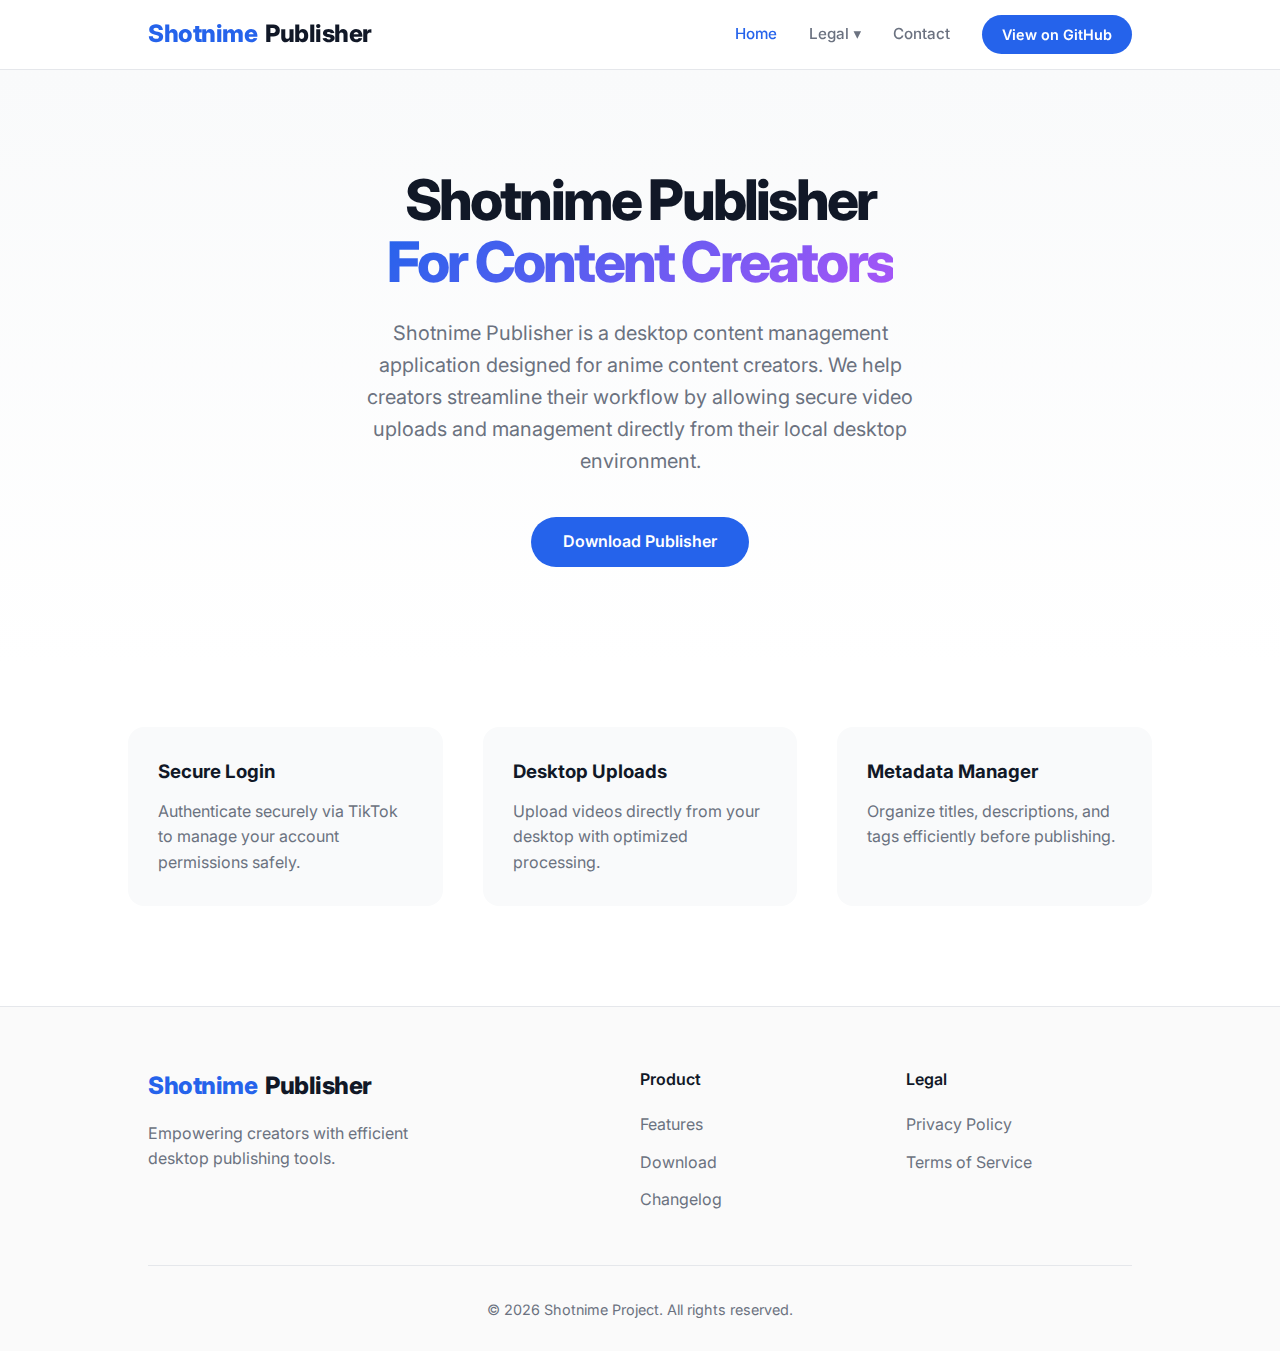
<file: index.html>
<!DOCTYPE html>
<html lang="en">
<head>
    <meta charset="UTF-8">
    <meta name="viewport" content="width=device-width, initial-scale=1.0">
    <title>Shotnime Publisher - Content Tool</title>
    <link rel="preconnect" href="https://fonts.googleapis.com">
    <link rel="preconnect" href="https://fonts.gstatic.com" crossorigin>
    <link href="https://fonts.googleapis.com/css2?family=Inter:wght@400;500;600;700;800&display=swap" rel="stylesheet">
    <link rel="stylesheet" href="style.css">
</head>
<body>
    <nav class="navbar">
        <div class="container nav-content">
            <a href="index.html" class="logo">
                Shotnime<span>Publisher</span>
            </a>
            <button class="mobile-toggle">☰</button>
            <div class="nav-links">
                <a href="index.html" class="nav-link active">Home</a>
                <div class="dropdown">
                    <span class="nav-link dropdown-trigger">Legal ▾</span>
                    <div class="dropdown-menu">
                        <a href="privacy.html" class="dropdown-item">Privacy Policy</a>
                        <a href="terms.html" class="dropdown-item">Terms of Service</a>
                    </div>
                </div>
                <a href="#contact" class="nav-link">Contact</a>
                <a href="https://github.com/dhiandika/shotnime-legal" class="btn" style="padding: 8px 20px; font-size: 0.9rem;">View on GitHub</a>
            </div>
        </div>
    </nav>

    <main>
        <section class="hero">
            <div class="container">
                <h1>
                    Shotnime Publisher<br>
                    <span class="text-gradient">For Content Creators</span>
                </h1>
                <p>Shotnime Publisher is a desktop content management application designed for anime content creators. We help creators streamline their workflow by allowing secure video uploads and management directly from their local desktop environment.</p>
                <div style="margin-top: 32px;">
                    <a href="#" class="btn">Download Publisher</a>
                </div>
            </div>
        </section>

        <section class="container" style="padding: 60px 0;">
            <div class="footer-grid" style="text-align: left; grid-template-columns: repeat(auto-fit, minmax(300px, 1fr));">
                <div style="padding: 30px; background: var(--bg-surface); border-radius: 16px;">
                    <h3 style="margin-bottom: 12px; font-weight: 700;">Secure Login</h3>
                    <p style="color: var(--text-muted);">Authenticate securely via TikTok to manage your account permissions safely.</p>
                </div>
                <div style="padding: 30px; background: var(--bg-surface); border-radius: 16px;">
                    <h3 style="margin-bottom: 12px; font-weight: 700;">Desktop Uploads</h3>
                    <p style="color: var(--text-muted);">Upload videos directly from your desktop with optimized processing.</p>
                </div>
                <div style="padding: 30px; background: var(--bg-surface); border-radius: 16px;">
                    <h3 style="margin-bottom: 12px; font-weight: 700;">Metadata Manager</h3>
                    <p style="color: var(--text-muted);"> Organize titles, descriptions, and tags efficiently before publishing.</p>
                </div>
            </div>
        </section>
    </main>

    <footer class="footer">
        <div class="container">
            <div class="footer-grid">
                <div class="footer-brand">
                    <a href="index.html" class="logo">Shotnime<span>Publisher</span></a>
                    <p>Empowering creators with efficient desktop publishing tools.</p>
                </div>
                <div class="footer-col">
                    <h4>Product</h4>
                    <a href="#">Features</a>
                    <a href="#">Download</a>
                    <a href="#">Changelog</a>
                </div>
                <div class="footer-col">
                    <h4>Legal</h4>
                    <a href="privacy.html">Privacy Policy</a>
                    <a href="terms.html">Terms of Service</a>
                </div>
            </div>
            <div class="footer-bottom">
                <p>&copy; 2026 Shotnime Project. All rights reserved.</p>
            </div>
        </div>
    </footer>

    <script src="script.js"></script>
</body>
</html>
</file>
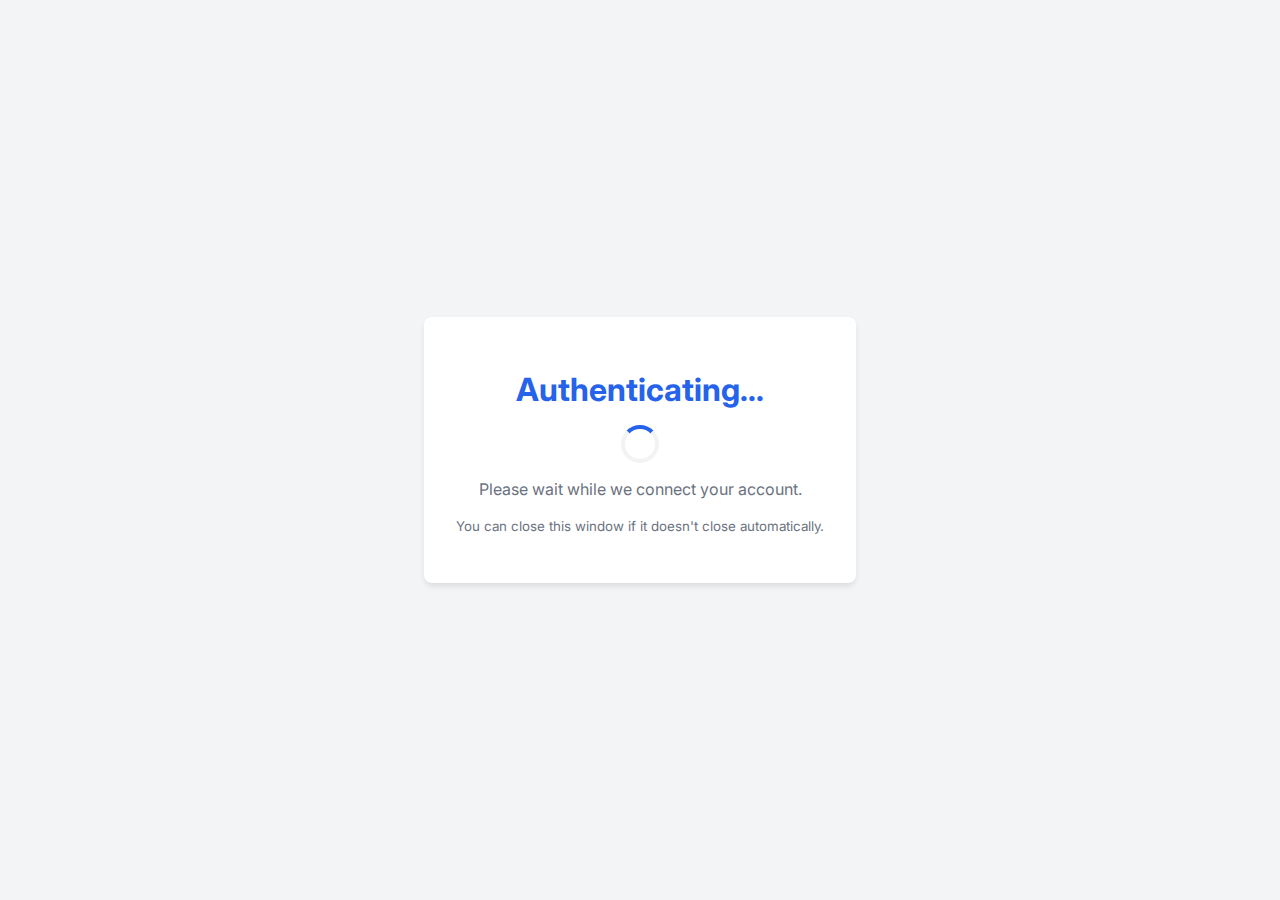
<file: callback/index.html>
<!DOCTYPE html>
<html lang="en">
<head>
    <meta charset="UTF-8">
    <meta name="viewport" content="width=device-width, initial-scale=1.0">
    <title>Shotnime - Authentication Callback</title>
    <link href="https://fonts.googleapis.com/css2?family=Inter:wght@400;600;700&display=swap" rel="stylesheet">
    <style>
        body {
            font-family: 'Inter', sans-serif;
            display: flex;
            flex-direction: column;
            align-items: center;
            justify-content: center;
            height: 100vh;
            margin: 0;
            background-color: #f3f4f6;
            color: #1f2937;
        }
        .container {
            background: white;
            padding: 2rem;
            border-radius: 8px;
            box-shadow: 0 4px 6px -1px rgba(0, 0, 0, 0.1);
            text-align: center;
        }
        h1 { color: #2563eb; margin-bottom: 1rem; }
        p { color: #6b7280; }
        .spinner {
            border: 4px solid #f3f3f3;
            border-top: 4px solid #2563eb;
            border-radius: 50%;
            width: 30px;
            height: 30px;
            animation: spin 1s linear infinite;
            margin: 1rem auto;
        }
        @keyframes spin { 0% { transform: rotate(0deg); } 100% { transform: rotate(360deg); } }
    </style>
</head>
<body>
    <div class="container">
        <h1>Authenticating...</h1>
        <div class="spinner"></div>
        <p>Please wait while we connect your account.</p>
        <p><small>You can close this window if it doesn't close automatically.</small></p>
    </div>
    <script>
        // Simple script to handle the callback if needed in the future
        // For now, it just shows a success state
        window.onload = function() {
            const params = new URLSearchParams(window.location.search);
            const code = params.get('code');
            if (code) {
                document.querySelector('h1').textContent = 'Success!';
                document.querySelector('p').textContent = 'You have successfully connected TikTok. Please return to the app.';
                document.querySelector('.spinner').style.display = 'none';
            }
        }
    </script>
</body>
</html>
</file>
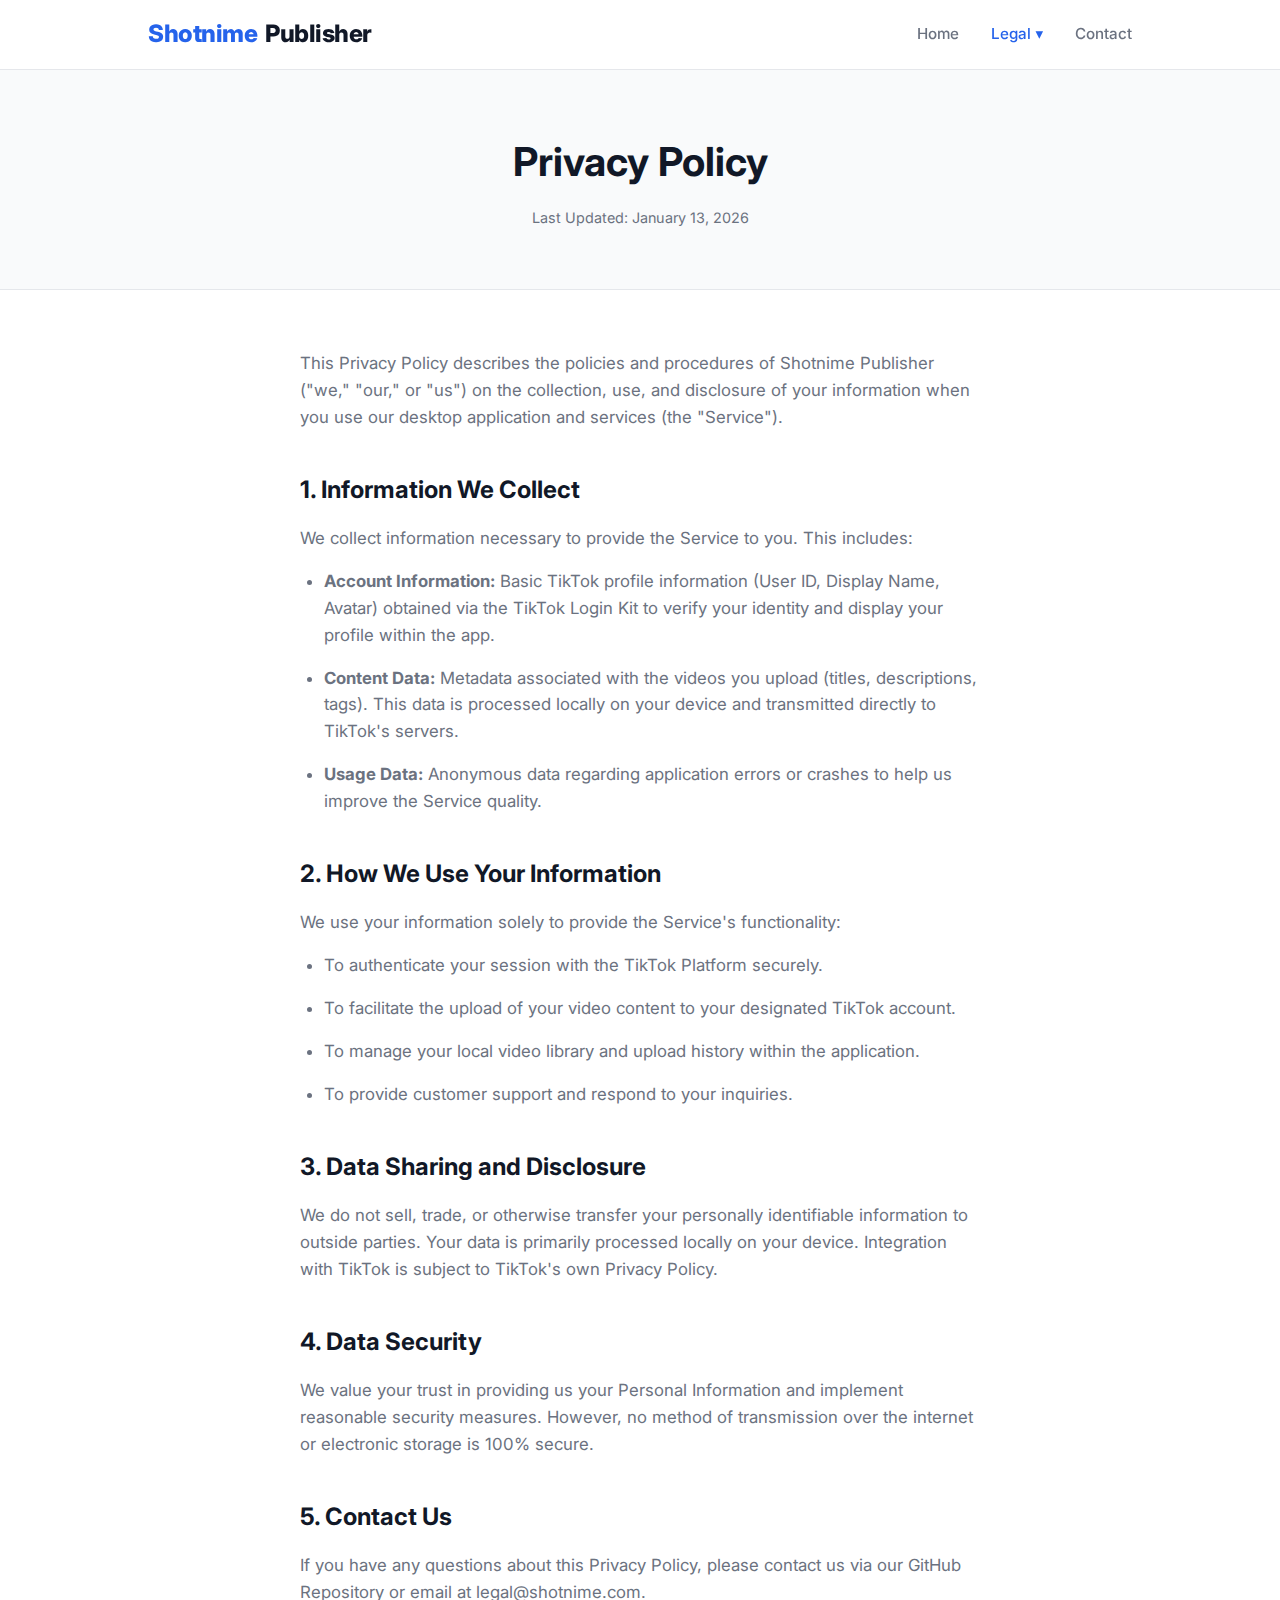
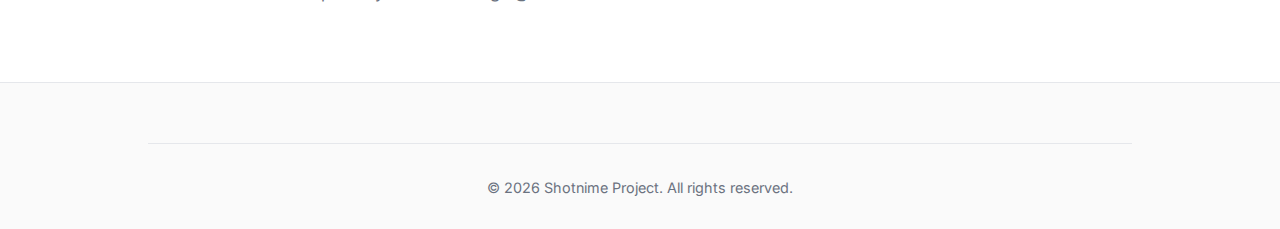
<file: privacy.html>
<!DOCTYPE html>
<html lang="en">
<head>
    <meta charset="UTF-8">
    <meta name="viewport" content="width=device-width, initial-scale=1.0">
    <title>Privacy Policy - Shotnime Publisher</title>
    <link rel="preconnect" href="https://fonts.googleapis.com">
    <link rel="preconnect" href="https://fonts.gstatic.com" crossorigin>
    <link href="https://fonts.googleapis.com/css2?family=Inter:wght@400;500;600;700;800&display=swap" rel="stylesheet">
    <link rel="stylesheet" href="style.css">
</head>
<body>
    <nav class="navbar">
        <div class="container nav-content">
            <a href="index.html" class="logo">
                Shotnime<span>Publisher</span>
            </a>
            <button class="mobile-toggle">☰</button>
            <div class="nav-links">
                <a href="index.html" class="nav-link">Home</a>
                <div class="dropdown">
                    <span class="nav-link dropdown-trigger active">Legal ▾</span>
                    <div class="dropdown-menu">
                        <a href="privacy.html" class="dropdown-item active">Privacy Policy</a>
                        <a href="terms.html" class="dropdown-item">Terms of Service</a>
                    </div>
                </div>
                <a href="#contact" class="nav-link">Contact</a>
            </div>
        </div>
    </nav>

    <header class="page-header">
        <div class="container">
            <h1>Privacy Policy</h1>
            <p class="meta-info">Last Updated: January 13, 2026</p>
        </div>
    </header>

    <main class="document-content">
        <p>This Privacy Policy describes the policies and procedures of Shotnime Publisher ("we," "our," or "us") on the collection, use, and disclosure of your information when you use our desktop application and services (the "Service").</p>
        
        <h2>1. Information We Collect</h2>
        <p>We collect information necessary to provide the Service to you. This includes:</p>
        <ul>
            <li><strong>Account Information:</strong> Basic TikTok profile information (User ID, Display Name, Avatar) obtained via the TikTok Login Kit to verify your identity and display your profile within the app.</li>
            <li><strong>Content Data:</strong> Metadata associated with the videos you upload (titles, descriptions, tags). This data is processed locally on your device and transmitted directly to TikTok's servers.</li>
            <li><strong>Usage Data:</strong> Anonymous data regarding application errors or crashes to help us improve the Service quality.</li>
        </ul>
        
        <h2>2. How We Use Your Information</h2>
        <p>We use your information solely to provide the Service's functionality:</p>
        <ul>
            <li>To authenticate your session with the TikTok Platform securely.</li>
            <li>To facilitate the upload of your video content to your designated TikTok account.</li>
            <li>To manage your local video library and upload history within the application.</li>
            <li>To provide customer support and respond to your inquiries.</li>
        </ul>

        <h2>3. Data Sharing and Disclosure</h2>
        <p>We do not sell, trade, or otherwise transfer your personally identifiable information to outside parties. Your data is primarily processed locally on your device. Integration with TikTok is subject to TikTok's own Privacy Policy.</p>

        <h2>4. Data Security</h2>
        <p>We value your trust in providing us your Personal Information and implement reasonable security measures. However, no method of transmission over the internet or electronic storage is 100% secure.</p>

        <h2>5. Contact Us</h2>
        <p>If you have any questions about this Privacy Policy, please contact us via our GitHub Repository or email at legal@shotnime.com.</p>
    </main>

    <footer class="footer">
        <div class="container">
            <div class="footer-bottom">
                <p>&copy; 2026 Shotnime Project. All rights reserved.</p>
            </div>
        </div>
    </footer>

    <script src="script.js"></script>
</body>
</html>
</file>
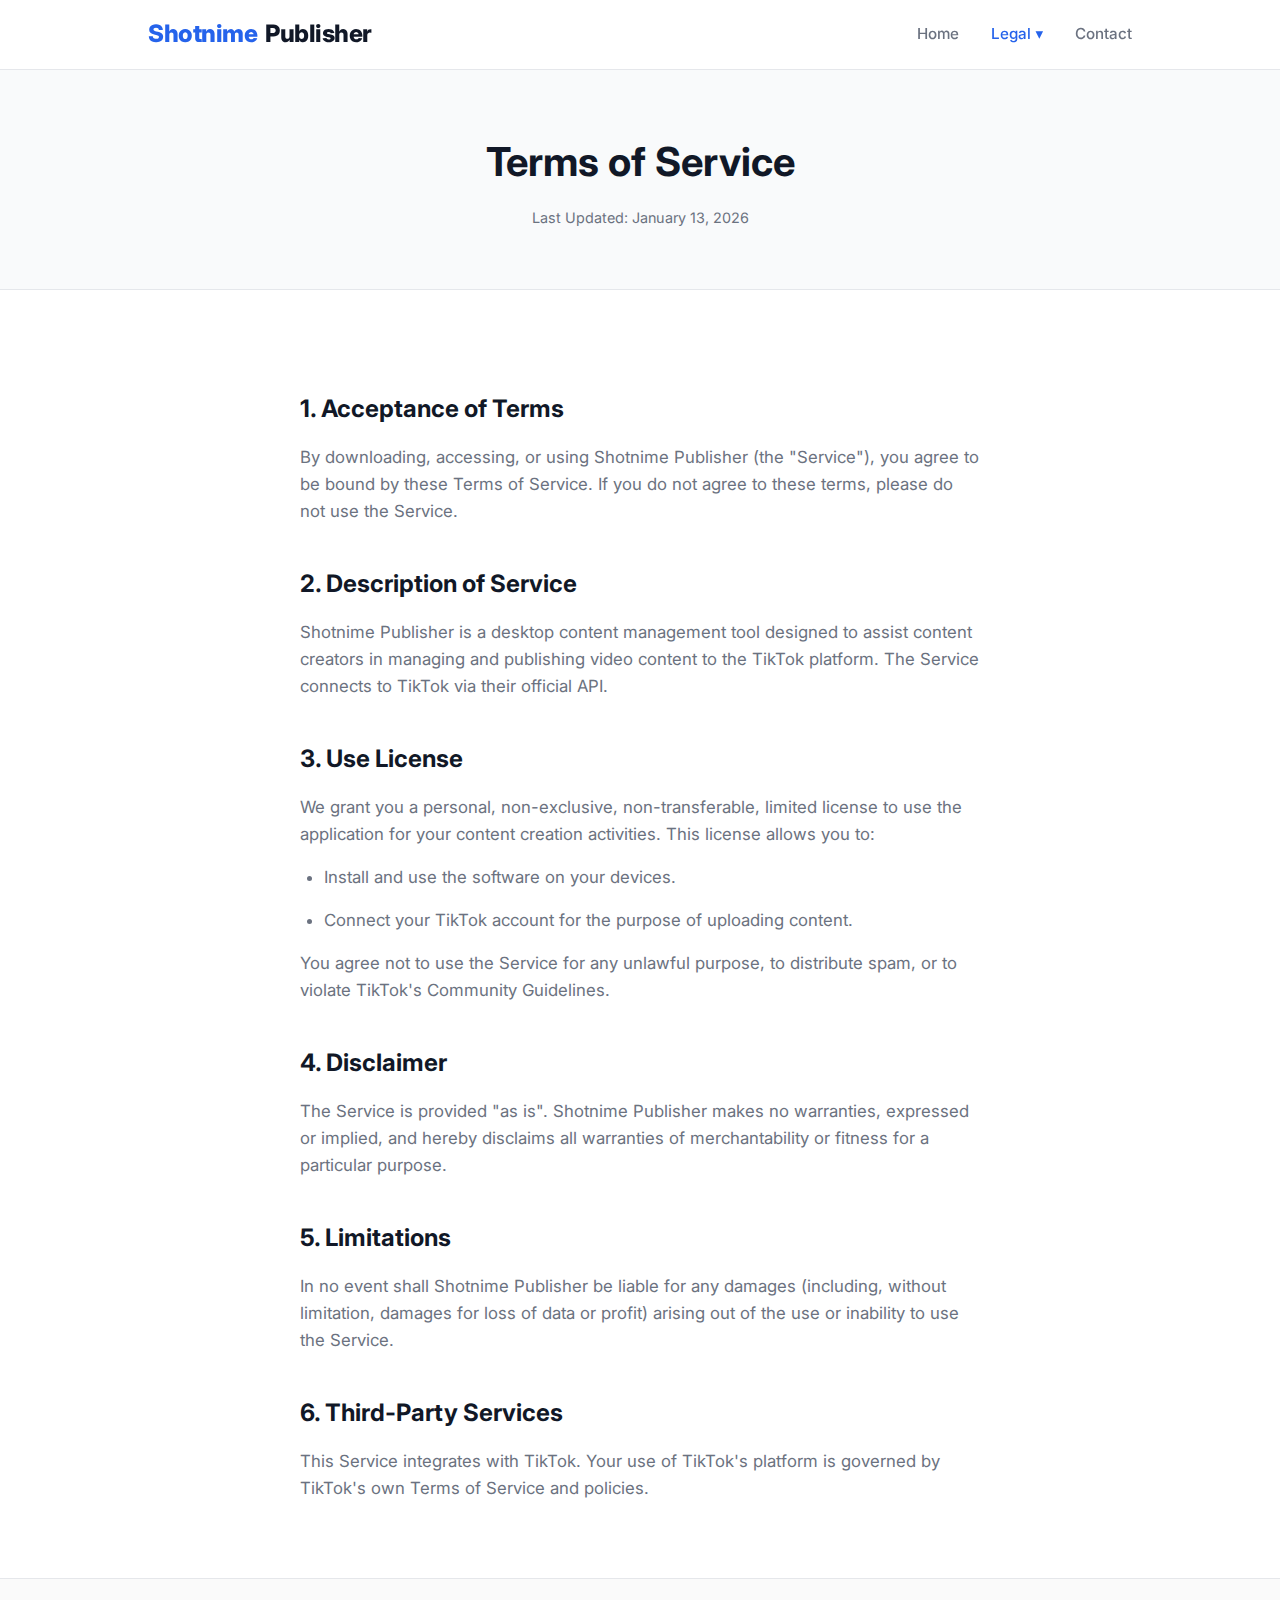
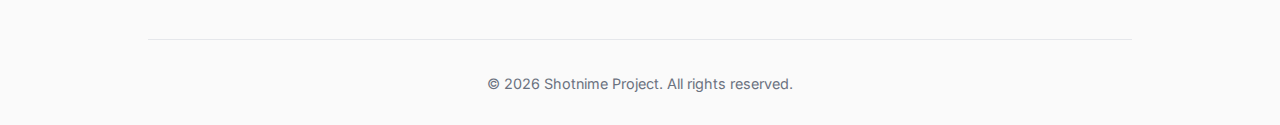
<file: terms.html>
<!DOCTYPE html>
<html lang="en">
<head>
    <meta charset="UTF-8">
    <meta name="viewport" content="width=device-width, initial-scale=1.0">
    <title>Terms of Service - Shotnime Publisher</title>
    <link rel="preconnect" href="https://fonts.googleapis.com">
    <link rel="preconnect" href="https://fonts.gstatic.com" crossorigin>
    <link href="https://fonts.googleapis.com/css2?family=Inter:wght@400;500;600;700;800&display=swap" rel="stylesheet">
    <link rel="stylesheet" href="style.css">
</head>
<body>
    <nav class="navbar">
        <div class="container nav-content">
            <a href="index.html" class="logo">
                Shotnime<span>Publisher</span>
            </a>
            <button class="mobile-toggle">☰</button>
            <div class="nav-links">
                <a href="index.html" class="nav-link">Home</a>
                <div class="dropdown">
                    <span class="nav-link dropdown-trigger active">Legal ▾</span>
                    <div class="dropdown-menu">
                        <a href="privacy.html" class="dropdown-item">Privacy Policy</a>
                        <a href="terms.html" class="dropdown-item active">Terms of Service</a>
                    </div>
                </div>
                <a href="#contact" class="nav-link">Contact</a>
            </div>
        </div>
    </nav>

    <header class="page-header">
        <div class="container">
            <h1>Terms of Service</h1>
            <p class="meta-info">Last Updated: January 13, 2026</p>
        </div>
    </header>

    <main class="document-content">
        <h2>1. Acceptance of Terms</h2>
        <p>By downloading, accessing, or using Shotnime Publisher (the "Service"), you agree to be bound by these Terms of Service. If you do not agree to these terms, please do not use the Service.</p>

        <h2>2. Description of Service</h2>
        <p>Shotnime Publisher is a desktop content management tool designed to assist content creators in managing and publishing video content to the TikTok platform. The Service connects to TikTok via their official API.</p>

        <h2>3. Use License</h2>
        <p>We grant you a personal, non-exclusive, non-transferable, limited license to use the application for your content creation activities. This license allows you to:</p>
        <ul>
            <li>Install and use the software on your devices.</li>
            <li>Connect your TikTok account for the purpose of uploading content.</li>
        </ul>
        <p>You agree not to use the Service for any unlawful purpose, to distribute spam, or to violate TikTok's Community Guidelines.</p>

        <h2>4. Disclaimer</h2>
        <p>The Service is provided "as is". Shotnime Publisher makes no warranties, expressed or implied, and hereby disclaims all warranties of merchantability or fitness for a particular purpose.</p>

        <h2>5. Limitations</h2>
        <p>In no event shall Shotnime Publisher be liable for any damages (including, without limitation, damages for loss of data or profit) arising out of the use or inability to use the Service.</p>
        
        <h2>6. Third-Party Services</h2>
        <p>This Service integrates with TikTok. Your use of TikTok's platform is governed by TikTok's own Terms of Service and policies.</p>
    </main>

    <footer class="footer">
        <div class="container">
            <div class="footer-bottom">
                <p>&copy; 2026 Shotnime Project. All rights reserved.</p>
            </div>
        </div>
    </footer>

    <script src="script.js"></script>
</body>
</html>
</file>
<file: style.css>
:root {
    --primary: #2563eb;
    --primary-dark: #1d4ed8;
    --text-main: #111827;
    --text-muted: #6b7280;
    --bg-body: #ffffff;
    --bg-surface: #f9fafb;
    --border: #e5e7eb;
    --nav-height: 70px;
}

* {
    margin: 0;
    padding: 0;
    box-sizing: border-box;
}

body {
    font-family: 'Inter', system-ui, -apple-system, sans-serif;
    color: var(--text-main);
    background-color: var(--bg-body);
    line-height: 1.6;
    display: flex;
    flex-direction: column;
    min-height: 100vh;
}

/* Navigation */
.navbar {
    height: var(--nav-height);
    border-bottom: 1px solid var(--border);
    position: sticky;
    top: 0;
    background: rgba(255, 255, 255, 0.95);
    backdrop-filter: blur(10px);
    z-index: 1000;
}

.container {
    max-width: 1024px;
    margin: 0 auto;
    padding: 0 20px;
    height: 100%;
}

.nav-content {
    display: flex;
    justify-content: space-between;
    align-items: center;
    height: 100%;
}

.logo {
    font-weight: 800;
    font-size: 1.5rem;
    color: var(--primary);
    text-decoration: none;
    letter-spacing: -0.5px;
    display: flex;
    align-items: center;
    gap: 8px;
}

.logo span {
    color: var(--text-main);
}

.nav-links {
    display: flex;
    gap: 32px;
    align-items: center;
}

.nav-link {
    text-decoration: none;
    color: var(--text-muted);
    font-weight: 500;
    font-size: 0.95rem;
    transition: color 0.2s;
}

.nav-link:hover, .nav-link.active {
    color: var(--primary);
}

/* Dropdown */
.dropdown {
    position: relative;
}

.dropdown-trigger {
    display: flex;
    align-items: center;
    gap: 4px;
    cursor: pointer;
}

.dropdown-menu {
    position: absolute;
    top: 100%;
    right: 0;
    width: 200px;
    background: white;
    border: 1px solid var(--border);
    border-radius: 8px;
    box-shadow: 0 10px 15px -3px rgba(0, 0, 0, 0.1);
    opacity: 0;
    visibility: hidden;
    transform: translateY(10px);
    transition: all 0.2s ease;
    padding: 8px 0;
    margin-top: 10px;
}

.dropdown:hover .dropdown-menu {
    opacity: 1;
    visibility: visible;
    transform: translateY(0);
}

.dropdown-item {
    display: block;
    padding: 8px 16px;
    text-decoration: none;
    color: var(--text-main);
    font-size: 0.9rem;
}

.dropdown-item:hover {
    background-color: var(--bg-surface);
    color: var(--primary);
}

/* Mobile Menu */
.mobile-toggle {
    display: none;
    background: none;
    border: none;
    font-size: 1.5rem;
    cursor: pointer;
    color: var(--text-main);
}

/* Hero Section */
.hero {
    padding: 100px 0;
    text-align: center;
    background: linear-gradient(180deg, var(--bg-surface) 0%, rgba(255,255,255,0) 100%);
}

.hero h1 {
    font-size: 3.5rem;
    font-weight: 800;
    margin-bottom: 24px;
    letter-spacing: -0.05em;
    line-height: 1.1;
}

.text-gradient {
    background: linear-gradient(135deg, var(--primary) 0%, #a855f7 100%);
    -webkit-background-clip: text;
    -webkit-text-fill-color: transparent;
}

.hero p {
    font-size: 1.25rem;
    color: var(--text-muted);
    max-width: 600px;
    margin: 0 auto 40px;
}

.btn {
    display: inline-block;
    padding: 12px 32px;
    background-color: var(--primary);
    color: white;
    text-decoration: none;
    border-radius: 99px;
    font-weight: 600;
    transition: transform 0.2s, background-color 0.2s;
}

.btn:hover {
    background-color: var(--primary-dark);
    transform: translateY(-2px);
}

/* Page Content */
.page-header {
    background-color: var(--bg-surface);
    padding: 60px 0;
    text-align: center;
    border-bottom: 1px solid var(--border);
}

.page-header h1 {
    font-size: 2.5rem;
    font-weight: 700;
    margin-bottom: 12px;
}

.meta-info {
    font-size: 0.9rem;
    color: var(--text-muted);
}

.document-content {
    max-width: 720px;
    margin: 60px auto;
    padding: 0 20px;
}

.document-content h2 {
    font-size: 1.5rem;
    margin: 40px 0 16px;
    color: var(--text-main);
}

.document-content p, .document-content li {
    color: var(--text-muted);
    margin-bottom: 16px;
    font-size: 1.05rem;
}

.document-content ul {
    padding-left: 24px;
}

/* Footer */
.footer {
    margin-top: auto;
    padding: 60px 0 30px;
    border-top: 1px solid var(--border);
    background-color: #fafafa;
}

.footer-grid {
    display: grid;
    grid-template-columns: 2fr 1fr 1fr;
    gap: 40px;
    margin-bottom: 40px;
}

.footer-brand p {
    color: var(--text-muted);
    margin-top: 16px;
    max-width: 300px;
}

.footer-col h4 {
    font-weight: 600;
    margin-bottom: 20px;
}

.footer-col a {
    display: block;
    color: var(--text-muted);
    text-decoration: none;
    margin-bottom: 12px;
    transition: color 0.2s;
}

.footer-col a:hover {
    color: var(--primary);
}

.footer-bottom {
    text-align: center;
    color: var(--text-muted);
    font-size: 0.9rem;
    padding-top: 32px;
    border-top: 1px solid var(--border);
}

/* Responsive */
@media (max-width: 768px) {
    .nav-links {
        display: none;
        position: absolute;
        top: var(--nav-height);
        left: 0;
        right: 0;
        background: white;
        flex-direction: column;
        padding: 24px;
        border-bottom: 1px solid var(--border);
        align-items: flex-start;
        gap: 20px;
    }

    .nav-links.active {
        display: flex;
    }
    
    .mobile-toggle {
        display: block;
    }

    .hero h1 {
        font-size: 2.5rem;
    }

    .footer-grid {
        grid-template-columns: 1fr;
        gap: 32px;
    }

    .dropdown-menu {
        position: static;
        width: 100%;
        box-shadow: none;
        border: none;
        padding-left: 16px;
        opacity: 1;
        visibility: visible;
        transform: none;
        display: none;
    }

    .dropdown.active .dropdown-menu {
        display: block;
    }
}
</file>
